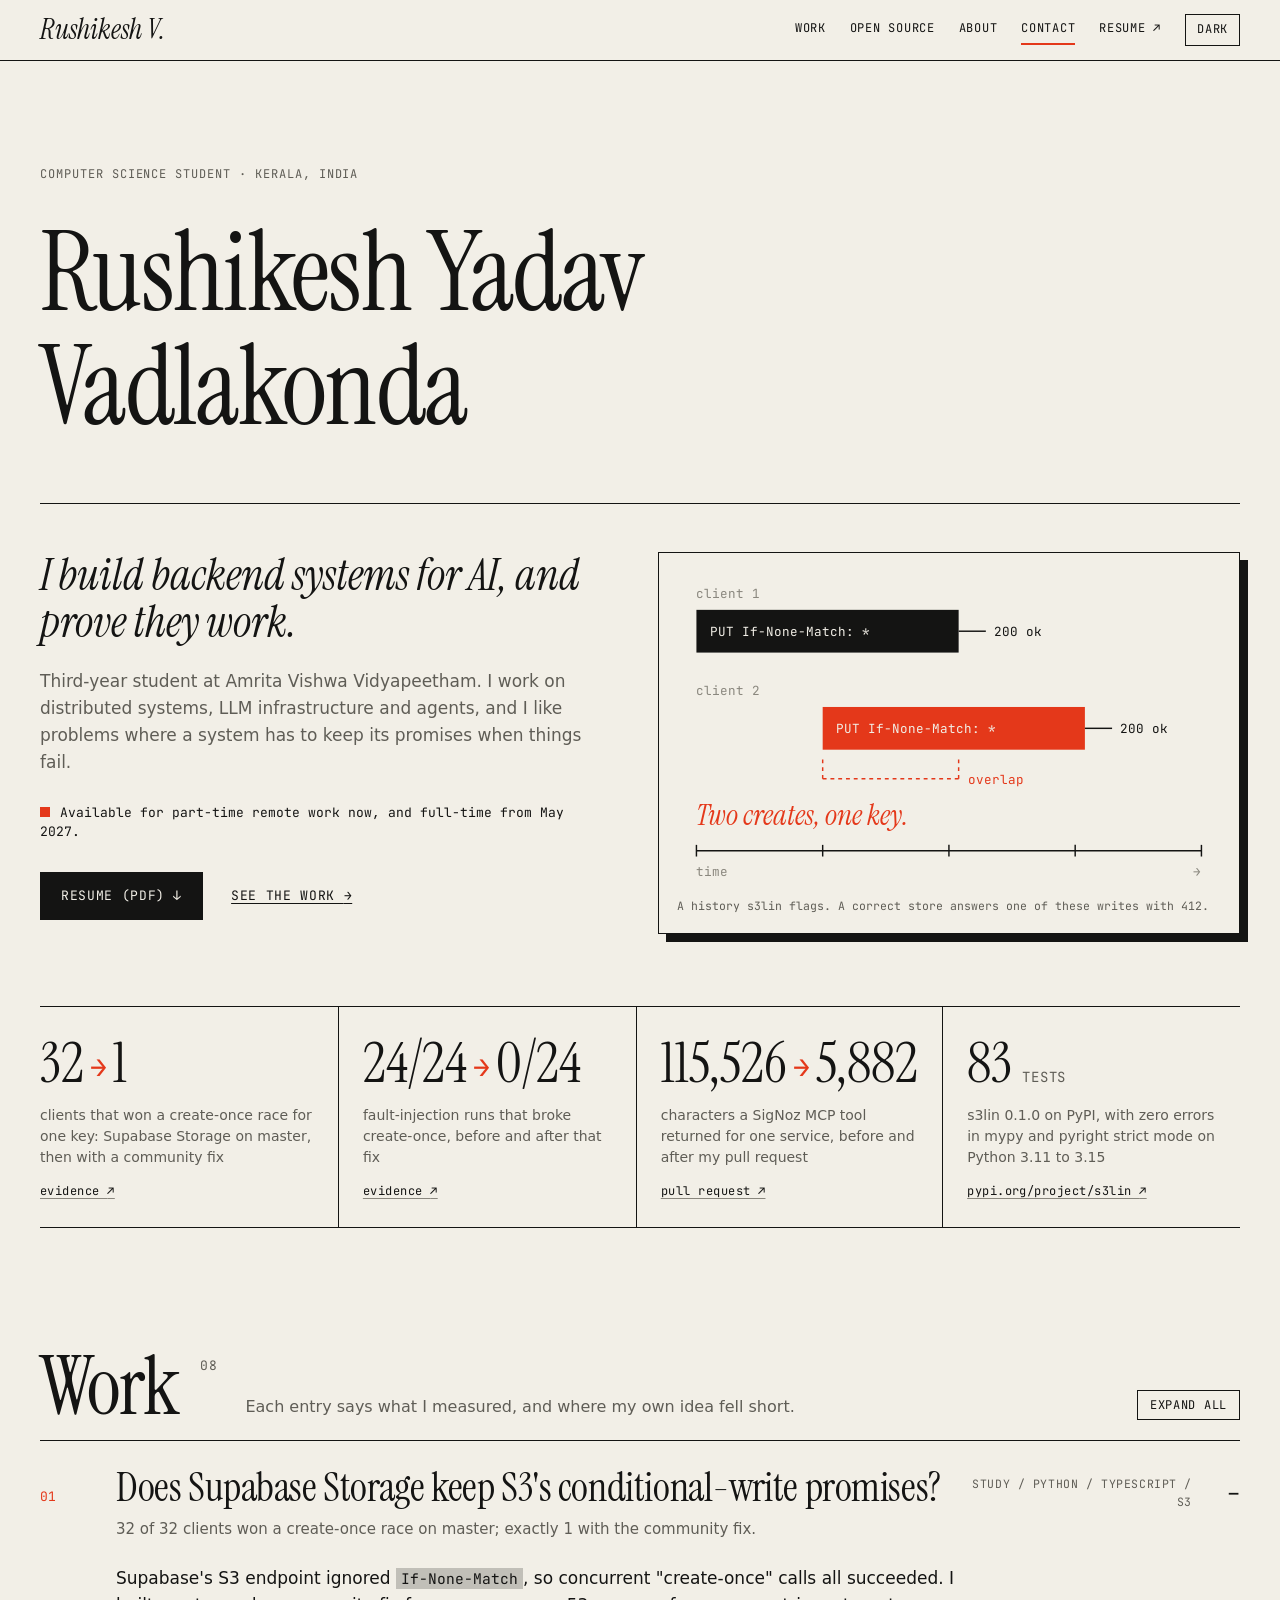
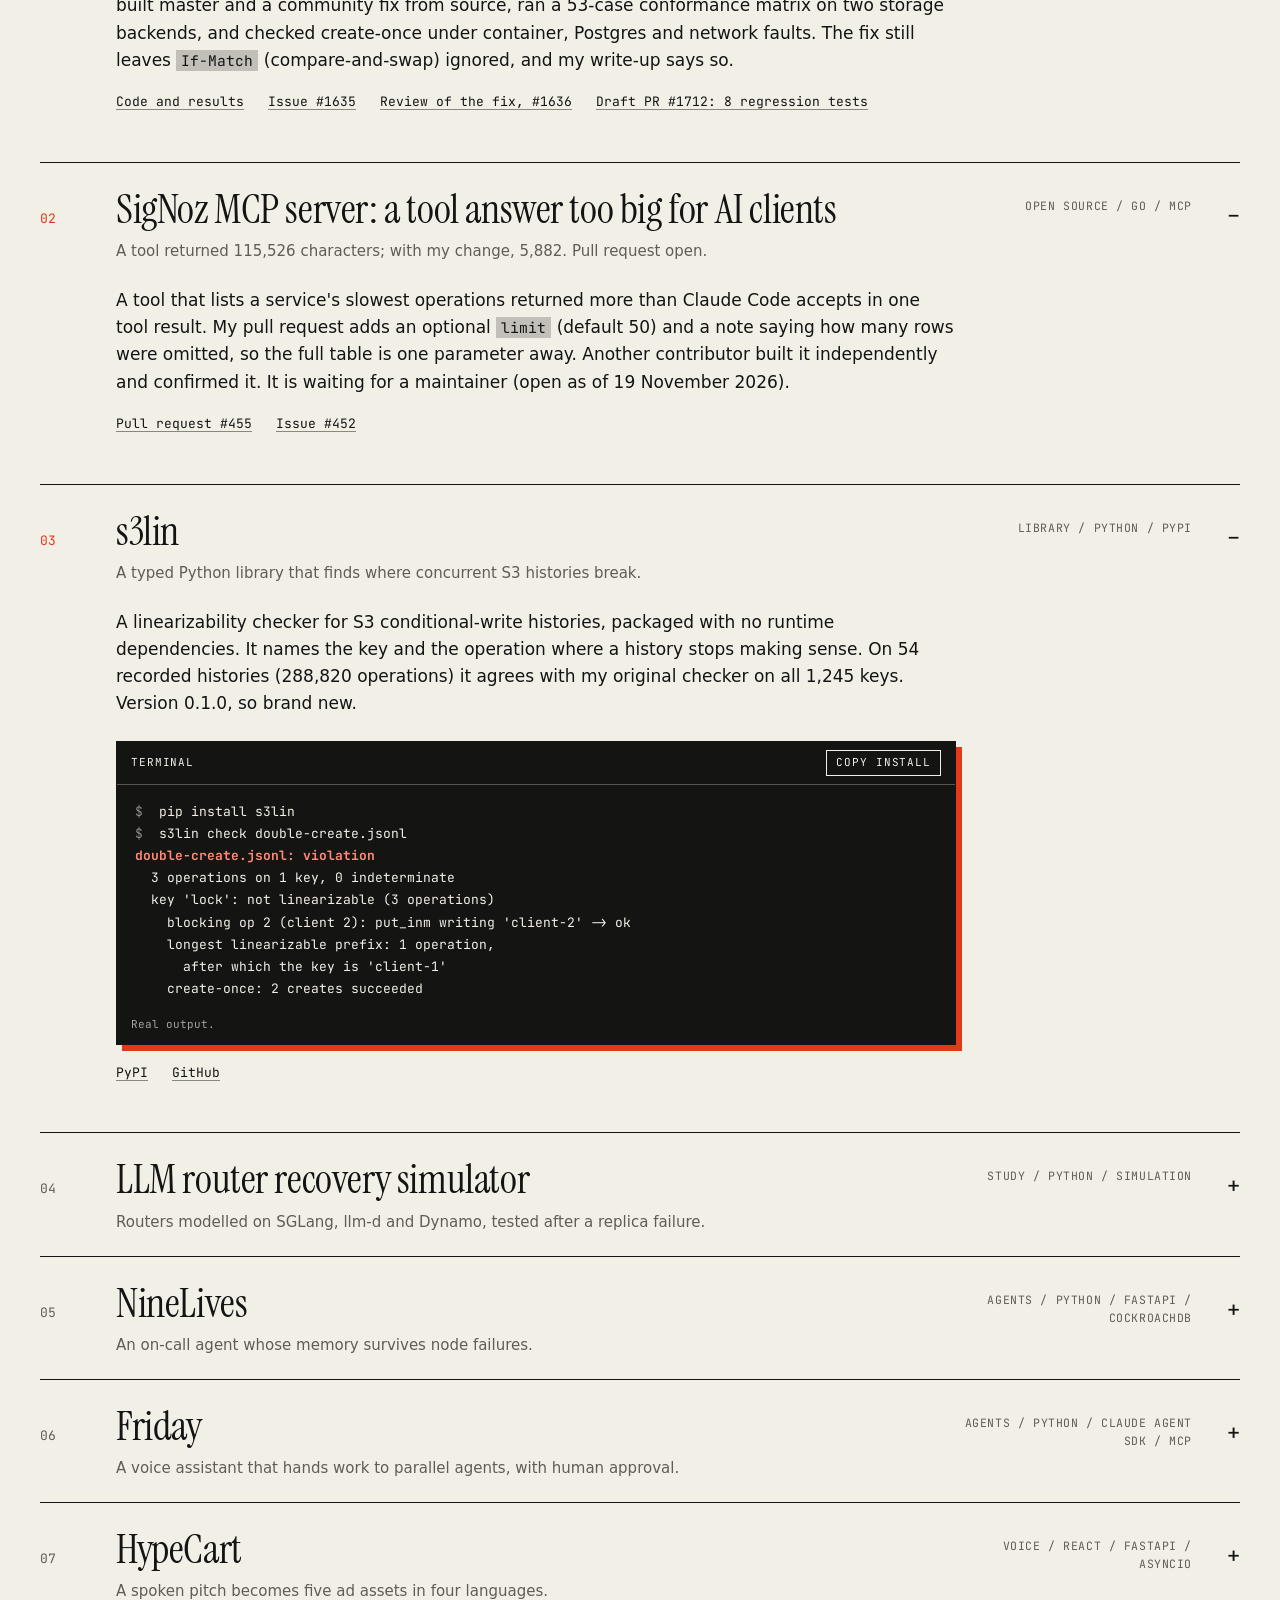
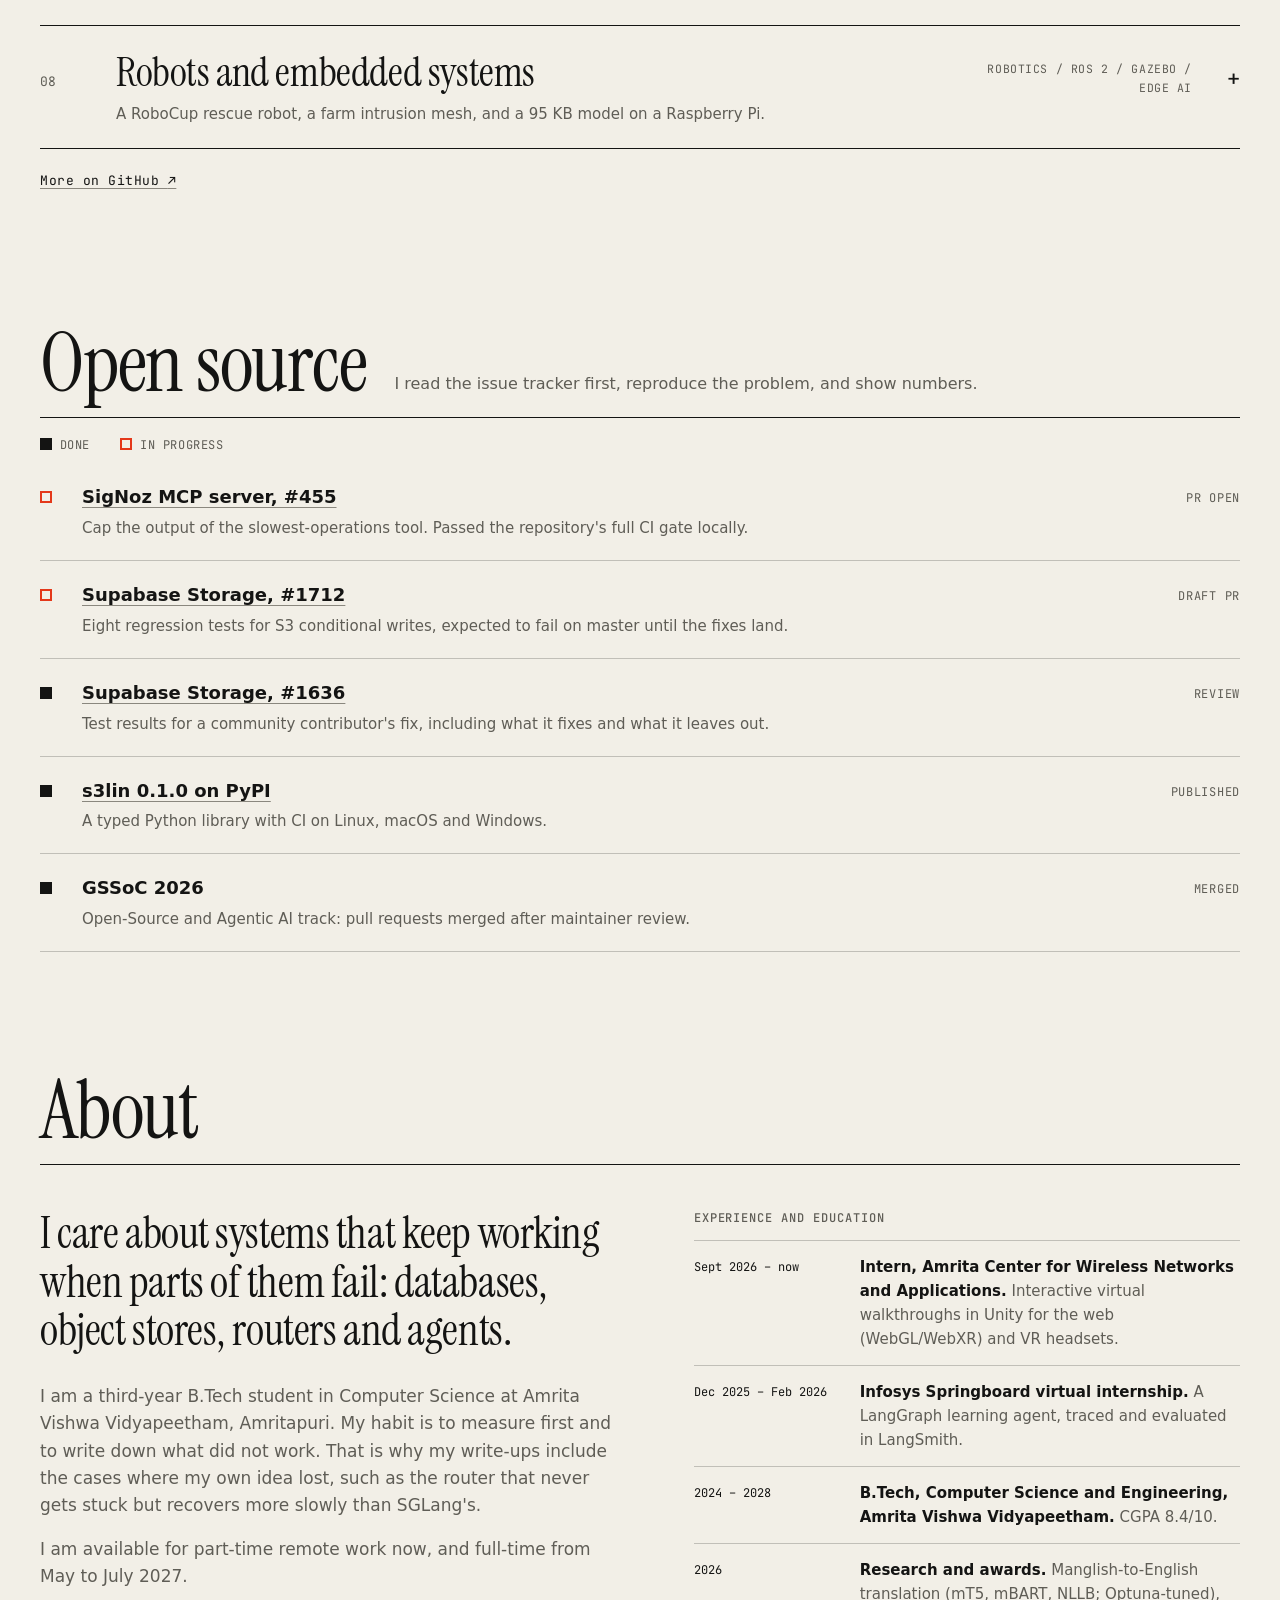
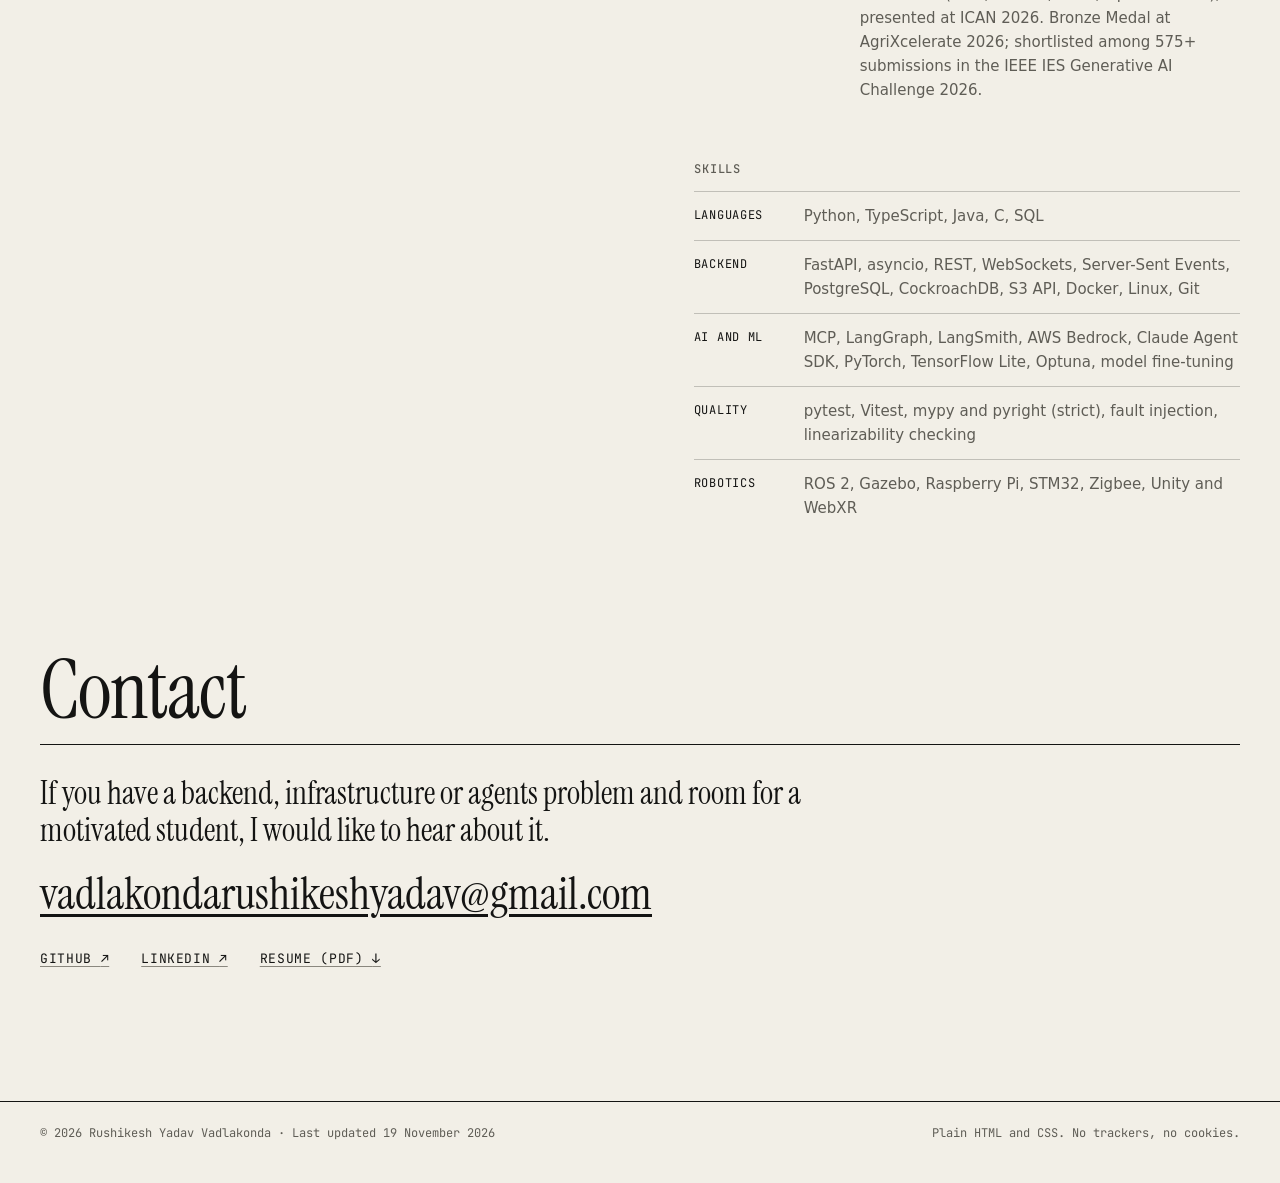
<file: index.html>
<!doctype html>
<html lang="en">
<head>
<meta charset="utf-8">
<meta name="viewport" content="width=device-width, initial-scale=1">
<title>Rushikesh Yadav Vadlakonda | Backend, distributed systems and AI agents</title>
<meta name="description" content="Third-year CS student in India. I build backend systems for AI and prove they work: a Supabase Storage conformance study, a SigNoz MCP fix, the s3lin library on PyPI, and an LLM router simulator.">
<meta name="author" content="Rushikesh Yadav Vadlakonda">
<meta name="color-scheme" content="light dark">
<link rel="canonical" href="https://rushikesh116.github.io/">
<link rel="icon" href="favicon.svg" type="image/svg+xml">
<link rel="preload" href="fonts/InstrumentSerif-Regular.woff2" as="font" type="font/woff2" crossorigin>
<meta property="og:type" content="website">
<meta property="og:title" content="Rushikesh Yadav Vadlakonda | Backend, distributed systems and AI agents">
<meta property="og:description" content="I build backend systems for AI and prove they work. Open-source work with Supabase and SigNoz, and the s3lin library on PyPI.">
<meta property="og:url" content="https://rushikesh116.github.io/">
<meta property="og:image" content="https://rushikesh116.github.io/og.png">
<meta name="twitter:card" content="summary_large_image">
<script>
  // Set the theme before first paint: saved choice, otherwise the system setting.
  (function () {
    try {
      var t = localStorage.getItem("theme");
      if (!t) t = window.matchMedia("(prefers-color-scheme: dark)").matches ? "dark" : "light";
      document.documentElement.setAttribute("data-theme", t);
    } catch (e) { document.documentElement.setAttribute("data-theme", "light"); }
  })();
</script>
<link rel="stylesheet" href="styles.css?v=20261119b">
<script type="application/ld+json">
{
  "@context": "https://schema.org",
  "@type": "Person",
  "name": "Rushikesh Yadav Vadlakonda",
  "url": "https://rushikesh116.github.io/",
  "jobTitle": "Computer science student and software engineer",
  "sameAs": [
    "https://github.com/Rushikesh116",
    "https://www.linkedin.com/in/rushikesh-yadav-vadlakonda"
  ]
}
</script>
</head>
<body>
<a class="skip" href="#main">Skip to content</a>

<header class="bar" id="top">
  <div class="wrap bar-inner">
    <a class="mark" href="#top" aria-label="Rushikesh Yadav Vadlakonda, home">Rushikesh V.</a>
    <nav aria-label="Main">
      <a href="#work">Work</a>
      <a href="#open-source">Open source</a>
      <a href="#about">About</a>
      <a href="#contact">Contact</a>
      <a href="assets/Rushikesh_Yadav_Vadlakonda_Resume.pdf">Resume <span class="arr" aria-hidden="true">&#8599;</span></a>
      <button class="theme" type="button" aria-label="Switch between light and dark theme">Dark</button>
    </nav>
  </div>
</header>

<main id="main">

<section class="hero wrap" aria-labelledby="hero-title">
  <p class="kicker">Computer science student &middot; Kerala, India</p>
  <h1 id="hero-title">Rushikesh Yadav<br>Vadlakonda</h1>

  <div class="hero-grid">
    <div class="hero-copy">
      <p class="tagline">I build backend systems for AI, and prove they work.</p>
      <p>Third-year student at Amrita Vishwa Vidyapeetham. I work on distributed systems, LLM infrastructure and agents, and I like problems where a system has to keep its promises when things fail.</p>
      <p class="avail"><span class="sq" aria-hidden="true"></span>Available for part-time remote work now, and full-time from May 2027.</p>
      <p class="actions">
        <a class="btn" href="assets/Rushikesh_Yadav_Vadlakonda_Resume.pdf">Resume (PDF) <span class="arr" aria-hidden="true">&#8595;</span></a>
        <a class="textlink" href="#work">See the work <span class="arr" aria-hidden="true">&rarr;</span></a>
      </p>
    </div>

    <figure class="figure">
      <svg viewBox="0 0 560 330" role="img" aria-labelledby="fig-t fig-d" class="timeline">
        <title id="fig-t">A history that s3lin flags</title>
        <desc id="fig-d">Two clients send a create-only write for the same key at overlapping times. Both receive a 200 success. A correct store would have answered one of them with 412, so the history is not linearizable.</desc>
        <g class="axis">
          <line x1="20" y1="288" x2="540" y2="288"/>
          <line x1="20" y1="282" x2="20" y2="294"/><line x1="150" y1="282" x2="150" y2="294"/><line x1="280" y1="282" x2="280" y2="294"/><line x1="410" y1="282" x2="410" y2="294"/><line x1="540" y1="282" x2="540" y2="294"/>
          <text x="20" y="314" class="t-mono t-faint">time</text>
          <text x="540" y="314" class="t-mono t-faint" text-anchor="end">&#8594;</text>
        </g>
        <text x="20" y="28" class="t-mono t-faint">client 1</text>
        <rect x="20" y="40" width="270" height="44" class="bar bar-ink b1"/>
        <text x="34" y="67" class="t-mono t-paper">PUT If-None-Match: *</text>
        <g class="res r1"><line x1="290" y1="62" x2="318" y2="62" class="leader"/><text x="326" y="67" class="t-mono t-ink">200 ok</text></g>

        <text x="20" y="128" class="t-mono t-faint">client 2</text>
        <rect x="150" y="140" width="270" height="44" class="bar bar-red b2"/>
        <text x="164" y="167" class="t-mono t-paper">PUT If-None-Match: *</text>
        <g class="res r2"><line x1="420" y1="162" x2="448" y2="162" class="leader"/><text x="456" y="167" class="t-mono t-ink">200 ok</text></g>

        <g class="flag">
          <line x1="150" y1="194" x2="150" y2="214" class="dash"/><line x1="290" y1="194" x2="290" y2="214" class="dash"/>
          <line x1="150" y1="214" x2="290" y2="214" class="dash"/>
          <text x="300" y="219" class="t-mono t-red">overlap</text>
          <text x="20" y="262" class="t-serif t-red">Two creates, one key.</text>
        </g>
      </svg>
      <figcaption>A history s3lin flags. A correct store answers one of these writes with 412.</figcaption>
    </figure>
  </div>
</section>

<section class="evidence wrap" aria-label="Results at a glance">
  <ul class="stats">
    <li>
      <p class="num">32<span class="arr">&rarr;</span>1</p>
      <p class="cap">clients that won a create-once race for one key: Supabase Storage on master, then with a community fix</p>
      <a href="https://github.com/Rushikesh116/supabase-storage-s3lin">evidence <span class="arr" aria-hidden="true">&#8599;</span></a>
    </li>
    <li>
      <p class="num">24/24<span class="arr">&rarr;</span>0/24</p>
      <p class="cap">fault-injection runs that broke create-once, before and after that fix</p>
      <a href="https://github.com/Rushikesh116/supabase-storage-s3lin">evidence <span class="arr" aria-hidden="true">&#8599;</span></a>
    </li>
    <li>
      <p class="num">115,526<span class="arr">&rarr;</span>5,882</p>
      <p class="cap">characters a SigNoz MCP tool returned for one service, before and after my pull request</p>
      <a href="https://github.com/SigNoz/signoz-mcp-server/pull/455">pull request <span class="arr" aria-hidden="true">&#8599;</span></a>
    </li>
    <li>
      <p class="num">83<span class="unit">tests</span></p>
      <p class="cap">s3lin 0.1.0 on PyPI, with zero errors in mypy and pyright strict mode on Python 3.11 to 3.15</p>
      <a href="https://pypi.org/project/s3lin/">pypi.org/project/s3lin <span class="arr" aria-hidden="true">&#8599;</span></a>
    </li>
  </ul>
</section>

<section id="work" class="section wrap" aria-labelledby="work-title">
  <div class="head">
    <h2 id="work-title">Work <sup>08</sup></h2>
    <p class="head-note">Each entry says what I measured, and where my own idea fell short.</p>
    <button class="expand" type="button" data-state="open-some">Expand all</button>
  </div>

  <ol class="index">

    <li>
      <details open>
        <summary>
          <span class="n">01</span>
          <span class="t">Does Supabase Storage keep S3's conditional-write promises?</span>
          <span class="s">32 of 32 clients won a create-once race on master; exactly 1 with the community fix.</span>
          <span class="k">Study / Python / TypeScript / S3</span>
        </summary>
        <div class="body">
          <p>Supabase's S3 endpoint ignored <code>If-None-Match</code>, so concurrent "create-once" calls all succeeded. I built master and a community fix from source, ran a 53-case conformance matrix on two storage backends, and checked create-once under container, Postgres and network faults. The fix still leaves <code>If-Match</code> (compare-and-swap) ignored, and my write-up says so.</p>
          <p class="links">
            <a href="https://github.com/Rushikesh116/supabase-storage-s3lin">Code and results</a>
            <a href="https://github.com/supabase/storage/issues/1635">Issue #1635</a>
            <a href="https://github.com/supabase/storage/pull/1636#issuecomment-6958510622">Review of the fix, #1636</a>
            <a href="https://github.com/supabase/storage/pull/1712">Draft PR #1712: 8 regression tests</a>
          </p>
        </div>
      </details>
    </li>

    <li>
      <details open>
        <summary>
          <span class="n">02</span>
          <span class="t">SigNoz MCP server: a tool answer too big for AI clients</span>
          <span class="s">A tool returned 115,526 characters; with my change, 5,882. Pull request open.</span>
          <span class="k">Open source / Go / MCP</span>
        </summary>
        <div class="body">
          <p>A tool that lists a service's slowest operations returned more than Claude Code accepts in one tool result. My pull request adds an optional <code>limit</code> (default 50) and a note saying how many rows were omitted, so the full table is one parameter away. Another contributor built it independently and confirmed it. It is waiting for a maintainer (open as of 19 November 2026).</p>
          <p class="links">
            <a href="https://github.com/SigNoz/signoz-mcp-server/pull/455">Pull request #455</a>
            <a href="https://github.com/SigNoz/signoz-mcp-server/issues/452">Issue #452</a>
          </p>
        </div>
      </details>
    </li>

    <li>
      <details open>
        <summary>
          <span class="n">03</span>
          <span class="t">s3lin</span>
          <span class="s">A typed Python library that finds where concurrent S3 histories break.</span>
          <span class="k">Library / Python / PyPI</span>
        </summary>
        <div class="body">
          <p>A linearizability checker for S3 conditional-write histories, packaged with no runtime dependencies. It names the key and the operation where a history stops making sense. On 54 recorded histories (288,820 operations) it agrees with my original checker on all 1,245 keys. Version 0.1.0, so brand new.</p>
          <figure class="specimen" aria-label="Terminal showing the s3lin command line tool finding a bug in a recorded history">
            <div class="spec-bar"><span>terminal</span><button class="copy" type="button" data-copy="pip install s3lin">copy install</button></div>
<pre><code><span class="pr">$</span> pip install s3lin
<span class="pr">$</span> s3lin check double-create.jsonl
<span class="bad">double-create.jsonl: violation</span>
  3 operations on 1 key, 0 indeterminate
  key 'lock': not linearizable (3 operations)
    blocking op 2 (client 2): put_inm writing 'client-2' -&gt; ok
    longest linearizable prefix: 1 operation,
      after which the key is 'client-1'
    create-once: 2 creates succeeded</code></pre>
            <figcaption>Real output.</figcaption>
          </figure>
          <p class="links">
            <a href="https://pypi.org/project/s3lin/">PyPI</a>
            <a href="https://github.com/Rushikesh116/s3lin">GitHub</a>
          </p>
        </div>
      </details>
    </li>

    <li>
      <details>
        <summary>
          <span class="n">04</span>
          <span class="t">LLM router recovery simulator</span>
          <span class="s">Routers modelled on SGLang, llm-d and Dynamo, tested after a replica failure.</span>
          <span class="k">Study / Python / Simulation</span>
        </summary>
        <div class="body">
          <p>A trace-driven simulator of LLM request routing: 8 vLLM-like replicas, public Mooncake traces, 10 policies modelled on SGLang, llm-d, Dynamo and LMetric, 10 seeds. My recovery-aware router recovered from a 30-second replica failure in 9 of 9 held-out seeds on both traces; variants without its recompute budget drifted into a 13 to 19 s p99 state at 95% load, against 3.8 to 5.5 s with it. It is not faster than SGLang's policy at recovery (165 s vs 125 s median on one trace).</p>
          <p class="links"><span class="muted">Write-up on request. A simulation, not production.</span></p>
        </div>
      </details>
    </li>

    <li>
      <details>
        <summary>
          <span class="n">05</span>
          <span class="t">NineLives</span>
          <span class="s">An on-call agent whose memory survives node failures.</span>
          <span class="k">Agents / Python / FastAPI / CockroachDB</span>
        </summary>
        <div class="body">
          <p>Recalls similar past incidents by vector search (12 of 12 correct on benchmark cases) and runs only allowlisted fixes. Memory lives on a 3-node CockroachDB cluster, written in the same transaction as each fix, and it kept serving through live node kills (0.11 s and 6.85 s pauses). An ablation showed the memory is load-bearing.</p>
          <p class="links"><a href="https://github.com/Rushikesh116/Ninelives">GitHub</a></p>
        </div>
      </details>
    </li>

    <li>
      <details>
        <summary>
          <span class="n">06</span>
          <span class="t">Friday</span>
          <span class="s">A voice assistant that hands work to parallel agents, with human approval.</span>
          <span class="k">Agents / Python / Claude Agent SDK / MCP</span>
        </summary>
        <div class="body">
          <p>A macOS assistant where a conversation agent hands work to parallel task and research agents, with human approval before risky actions and cost tracked per agent. I traced 7 of 18 failed runs to two root causes, including runaway fan-out (293 subagents in one run), and capped it at 10 per request.</p>
          <p class="links"><a href="https://github.com/Rushikesh116/friday">GitHub</a></p>
        </div>
      </details>
    </li>

    <li>
      <details>
        <summary>
          <span class="n">07</span>
          <span class="t">HypeCart</span>
          <span class="s">A spoken pitch becomes five ad assets in four languages.</span>
          <span class="k">Voice / React / FastAPI / asyncio</span>
        </summary>
        <div class="body">
          <p>Turns a short spoken pitch into 5 ad assets in English, Malayalam, Hindi and Telugu. Four models run concurrently with fault isolation, and a fast path returns the first assets in under 3 seconds.</p>
          <p class="links"><a href="https://github.com/Rushikesh116/Codex-Nightline">GitHub</a></p>
        </div>
      </details>
    </li>

    <li>
      <details>
        <summary>
          <span class="n">08</span>
          <span class="t">Robots and embedded systems</span>
          <span class="s">A RoboCup rescue robot, a farm intrusion mesh, and a 95 KB model on a Raspberry Pi.</span>
          <span class="k">Robotics / ROS 2 / Gazebo / Edge AI</span>
        </summary>
        <div class="body">
          <p>RoboCup German Open 2026 rescue robot: ROS 2 and Gazebo modules and control interfaces for two robotic arms. Earlier: AgriShield, a solar-powered Zigbee-mesh farmland intrusion system (Bronze Medal, AgriXcelerate 2026), and a 95 KB TensorFlow Lite fault-detection model that runs in 3.75 ms on a Raspberry Pi 4.</p>
          <p class="links">
            <a href="https://github.com/Rushikesh116/Kinova-Jaco-Gen2-Interface">Kinova Jaco Gen2 interface</a>
            <a href="https://github.com/Rushikesh116/ar4-mk3-interface">AR4 MK3 interface</a>
          </p>
        </div>
      </details>
    </li>

  </ol>
  <p class="more"><a href="https://github.com/Rushikesh116?tab=repositories">More on GitHub <span class="arr" aria-hidden="true">&#8599;</span></a></p>
</section>

<section id="open-source" class="section wrap" aria-labelledby="oss-title">
  <div class="head">
    <h2 id="oss-title">Open source</h2>
    <p class="head-note">I read the issue tracker first, reproduce the problem, and show numbers.</p>
  </div>
  <p class="legend"><span class="sqs full" aria-hidden="true"></span> done &nbsp;&nbsp; <span class="sqs hollow" aria-hidden="true"></span> in progress</p>
  <ul class="oss">
    <li><span class="sqs hollow" aria-hidden="true"></span><div><a href="https://github.com/SigNoz/signoz-mcp-server/pull/455">SigNoz MCP server, #455</a><p>Cap the output of the slowest-operations tool. Passed the repository's full CI gate locally.</p></div><span class="st">PR open</span></li>
    <li><span class="sqs hollow" aria-hidden="true"></span><div><a href="https://github.com/supabase/storage/pull/1712">Supabase Storage, #1712</a><p>Eight regression tests for S3 conditional writes, expected to fail on master until the fixes land.</p></div><span class="st">Draft PR</span></li>
    <li><span class="sqs full" aria-hidden="true"></span><div><a href="https://github.com/supabase/storage/pull/1636#issuecomment-6958510622">Supabase Storage, #1636</a><p>Test results for a community contributor's fix, including what it fixes and what it leaves out.</p></div><span class="st">Review</span></li>
    <li><span class="sqs full" aria-hidden="true"></span><div><a href="https://pypi.org/project/s3lin/">s3lin 0.1.0 on PyPI</a><p>A typed Python library with CI on Linux, macOS and Windows.</p></div><span class="st">Published</span></li>
    <li><span class="sqs full" aria-hidden="true"></span><div><span class="strong">GSSoC 2026</span><p>Open-Source and Agentic AI track: pull requests merged after maintainer review.</p></div><span class="st">Merged</span></li>
  </ul>
</section>

<section id="about" class="section wrap" aria-labelledby="about-title">
  <div class="head"><h2 id="about-title">About</h2></div>
  <div class="about">
    <div class="about-copy">
      <p class="big">I care about systems that keep working when parts of them fail: databases, object stores, routers and agents.</p>
      <p>I am a third-year B.Tech student in Computer Science at Amrita Vishwa Vidyapeetham, Amritapuri. My habit is to measure first and to write down what did not work. That is why my write-ups include the cases where my own idea lost, such as the router that never gets stuck but recovers more slowly than SGLang's.</p>
      <p>I am available for part-time remote work now, and full-time from May to July 2027.</p>
    </div>
    <div class="about-facts">
      <h3>Experience and education</h3>
      <ul class="rows">
        <li><span class="when">Sept 2026 &ndash; now</span><div><strong>Intern, Amrita Center for Wireless Networks and Applications.</strong> Interactive virtual walkthroughs in Unity for the web (WebGL/WebXR) and VR headsets.</div></li>
        <li><span class="when">Dec 2025 &ndash; Feb 2026</span><div><strong>Infosys Springboard virtual internship.</strong> A LangGraph learning agent, traced and evaluated in LangSmith.</div></li>
        <li><span class="when">2024 &ndash; 2028</span><div><strong>B.Tech, Computer Science and Engineering, Amrita Vishwa Vidyapeetham.</strong> CGPA 8.4/10.</div></li>
        <li><span class="when">2026</span><div><strong>Research and awards.</strong> Manglish-to-English translation (mT5, mBART, NLLB; Optuna-tuned), presented at ICAN 2026. Bronze Medal at AgriXcelerate 2026; shortlisted among 575+ submissions in the IEEE IES Generative AI Challenge 2026.</div></li>
      </ul>

      <h3>Skills</h3>
      <dl class="skills">
        <dt>Languages</dt><dd>Python, TypeScript, Java, C, SQL</dd>
        <dt>Backend</dt><dd>FastAPI, asyncio, REST, WebSockets, Server-Sent Events, PostgreSQL, CockroachDB, S3 API, Docker, Linux, Git</dd>
        <dt>AI and ML</dt><dd>MCP, LangGraph, LangSmith, AWS Bedrock, Claude Agent SDK, PyTorch, TensorFlow Lite, Optuna, model fine-tuning</dd>
        <dt>Quality</dt><dd>pytest, Vitest, mypy and pyright (strict), fault injection, linearizability checking</dd>
        <dt>Robotics</dt><dd>ROS 2, Gazebo, Raspberry Pi, STM32, Zigbee, Unity and WebXR</dd>
      </dl>
    </div>
  </div>
</section>

<section id="contact" class="section wrap contact" aria-labelledby="contact-title">
  <div class="head"><h2 id="contact-title">Contact</h2></div>
  <p class="contact-lead">If you have a backend, infrastructure or agents problem and room for a motivated student, I would like to hear about it.</p>
  <p class="email"><a href="mailto:vadlakondarushikeshyadav@gmail.com">vadlakondarushikeshyadav@gmail.com</a></p>
  <p class="elsewhere">
    <a href="https://github.com/Rushikesh116">GitHub <span class="arr" aria-hidden="true">&#8599;</span></a>
    <a href="https://www.linkedin.com/in/rushikesh-yadav-vadlakonda">LinkedIn <span class="arr" aria-hidden="true">&#8599;</span></a>
    <a href="assets/Rushikesh_Yadav_Vadlakonda_Resume.pdf">Resume (PDF) <span class="arr" aria-hidden="true">&#8595;</span></a>
  </p>
</section>

</main>

<footer class="foot">
  <div class="wrap foot-inner">
    <p>&copy; 2026 Rushikesh Yadav Vadlakonda &middot; Last updated 19 November 2026</p>
    <p>Plain HTML and CSS. No trackers, no cookies.</p>
  </div>
</footer>

<script src="main.js?v=20261119b" defer></script>
</body>
</html>
</file>
<file: styles.css>
/* Rushikesh Yadav Vadlakonda: portfolio.
   Paper and ink, one accent, hard rules. No gradients, no blur, no glow. */

@font-face { font-family: "Instrument Serif"; src: url("fonts/InstrumentSerif-Regular.woff2") format("woff2"); font-weight: 400; font-style: normal; font-display: swap; }
@font-face { font-family: "Instrument Serif"; src: url("fonts/InstrumentSerif-Italic.woff2") format("woff2"); font-weight: 400; font-style: italic; font-display: swap; }
@font-face { font-family: "JetBrains Mono"; src: url("fonts/JetBrainsMono-Variable.woff2") format("woff2"); font-weight: 400 700; font-style: normal; font-display: swap; }

:root, [data-theme="light"] {
  --paper: #f2efe7;
  --ink: #141413;
  --mute: #5f5d56;
  --faint: #8a877e;
  --accent: #e4381a;
  --bad: #ff8a73;
  --hair: color-mix(in srgb, #141413 22%, transparent);
  color-scheme: light;
}
[data-theme="dark"] {
  --paper: #121211;
  --ink: #efece4;
  --mute: #a6a39b;
  --faint: #77746c;
  --accent: #ff6b4a;
  --bad: #c2260a;
  --hair: color-mix(in srgb, #efece4 22%, transparent);
  color-scheme: dark;
}

:root {
  --serif: "Instrument Serif", ui-serif, "Iowan Old Style", "Palatino Linotype", Georgia, serif;
  --mono: "JetBrains Mono", ui-monospace, SFMono-Regular, Menlo, Consolas, monospace;
  --sans: system-ui, -apple-system, "Segoe UI", Roboto, "Helvetica Neue", Arial, sans-serif;
}

* { box-sizing: border-box; }
html { scroll-behavior: smooth; scroll-padding-top: 76px; }
body {
  margin: 0;
  background: var(--paper);
  color: var(--ink);
  font-family: var(--sans);
  font-size: 17px;
  line-height: 1.6;
  -webkit-font-smoothing: antialiased;
  text-rendering: optimizeLegibility;
}
p { margin: 0 0 1em; }
h1, h2, h3 { margin: 0; font-weight: 400; }
ol, ul { list-style: none; margin: 0; padding: 0; }
svg { max-width: 100%; }

a { color: inherit; text-decoration: underline; text-decoration-color: var(--faint); text-decoration-thickness: 1px; text-underline-offset: .22em; }
a:hover { text-decoration-color: var(--accent); text-decoration-thickness: 2px; }
:focus-visible { outline: 3px solid var(--accent); outline-offset: 3px; }
code { font-family: var(--mono); font-size: .86em; background: var(--hair); padding: 1px 5px; }
.muted { color: var(--mute); }
.strong { font-weight: 700; }
.arr { font-family: var(--mono); }

.wrap { width: min(1200px, 100% - 48px); margin-inline: auto; }
.skip { position: absolute; left: -999px; top: 8px; background: var(--ink); color: var(--paper); padding: 8px 14px; z-index: 100; }
.skip:focus { left: 8px; }

/* top bar */
.bar { position: sticky; top: 0; z-index: 50; background: var(--paper); border-bottom: 1px solid var(--ink); }
.bar-inner { display: flex; align-items: center; justify-content: space-between; min-height: 60px; gap: 24px; }
.mark { font-family: var(--serif); font-style: italic; font-size: 28px; line-height: 1; text-decoration: none; }
.mark:hover { text-decoration: none; color: var(--accent); }
nav { display: flex; align-items: center; gap: 24px; font-family: var(--mono); font-size: 12px; letter-spacing: .06em; text-transform: uppercase; }
nav a { text-decoration: none; padding: 4px 0; border-bottom: 2px solid transparent; }
nav a:hover, nav a.active { border-bottom-color: var(--accent); }
.theme { font: inherit; letter-spacing: inherit; text-transform: inherit; background: transparent; color: var(--ink); border: 1px solid var(--ink); padding: 5px 11px; cursor: pointer; }
.theme:hover { background: var(--ink); color: var(--paper); }

/* hero */
.hero { padding: 104px 0 0; }
.kicker { font-family: var(--mono); font-size: 12px; letter-spacing: .08em; text-transform: uppercase; color: var(--mute); margin-bottom: 32px; }
h1 { font-family: var(--serif); font-size: clamp(46px, 8.6vw, 124px); line-height: 1.03; letter-spacing: -.015em; margin-bottom: 60px; }
.hero-grid { display: grid; grid-template-columns: 1fr 1.05fr; gap: 64px; align-items: start; border-top: 1px solid var(--ink); padding-top: 48px; }
.tagline { font-family: var(--serif); font-style: italic; font-size: clamp(30px, 3.4vw, 44px); line-height: 1.08; margin-bottom: 22px; }
.hero-copy p:not(.tagline):not(.avail):not(.actions) { max-width: 33em; color: var(--mute); }
.avail { font-family: var(--mono); font-size: 13px; line-height: 1.5; margin: 26px 0 0; }
.sq { display: inline-block; width: 10px; height: 10px; background: var(--accent); margin-right: 10px; }
.actions { display: flex; flex-wrap: wrap; align-items: center; gap: 18px 28px; margin: 30px 0 0; font-family: var(--mono); font-size: 13px; letter-spacing: .05em; text-transform: uppercase; }
.btn { display: inline-block; background: var(--ink); color: var(--paper); border: 1px solid var(--ink); padding: 13px 20px; text-decoration: none; }
.btn:hover { background: transparent; color: var(--ink); }
.textlink { text-decoration-color: var(--ink); }

/* the figure: a history s3lin flags */
.figure { margin: 0; border: 1px solid var(--ink); padding: 18px 18px 6px; box-shadow: 8px 8px 0 var(--ink); background: var(--paper); }
.timeline { display: block; width: 100%; height: auto; }
.timeline .t-mono { font-family: var(--mono); font-size: 13px; }
.timeline .t-serif { font-family: var(--serif); font-style: italic; font-size: 30px; }
.t-faint { fill: var(--faint); } .t-ink { fill: var(--ink); } .t-paper { fill: var(--paper); } .t-red { fill: var(--accent); }
.bar-ink { fill: var(--ink); } .bar-red { fill: var(--accent); }
.axis line { stroke: var(--ink); stroke-width: 1.5; }
.leader { stroke: var(--ink); stroke-width: 1.5; }
.dash { stroke: var(--accent); stroke-width: 1.5; stroke-dasharray: 4 4; }
.figure figcaption { font-family: var(--mono); font-size: 11.5px; color: var(--mute); padding: 6px 0 12px; line-height: 1.5; }
.b1, .b2 { transform-box: fill-box; transform-origin: left center; animation: grow .9s cubic-bezier(.2, .7, .2, 1) both; }
.b2 { animation-delay: .35s; }
.t-paper { animation: fade .4s ease both; animation-delay: .9s; }
.r1, .r2, .flag { animation: fade .5s ease both; }
.r1 { animation-delay: .9s; } .r2 { animation-delay: 1.25s; } .flag { animation-delay: 1.7s; }
@keyframes grow { from { transform: scaleX(0); } }
@keyframes fade { from { opacity: 0; } }

/* results strip */
.evidence { margin-top: 72px; }
.stats { display: grid; grid-template-columns: repeat(4, 1fr); border-top: 1px solid var(--ink); border-bottom: 1px solid var(--ink); }
.stats li { padding: 28px 24px 26px; border-left: 1px solid var(--ink); display: flex; flex-direction: column; }
.stats li:first-child { border-left: 0; padding-left: 0; }
.num { font-family: var(--serif); font-size: clamp(40px, 4.4vw, 62px); line-height: 1; margin: 0 0 14px; white-space: nowrap; }
.num .arr { font-size: .5em; margin: 0 .22em; vertical-align: .18em; color: var(--accent); }
.num .unit { font-family: var(--mono); font-size: 14px; letter-spacing: .06em; text-transform: uppercase; margin-left: 10px; color: var(--mute); }
.cap { font-size: 14px; line-height: 1.5; color: var(--mute); margin: 0 0 14px; flex: 1; }
.stats a { font-family: var(--mono); font-size: 12px; letter-spacing: .04em; }

/* section heads */
.section { padding: 120px 0 0; }
.head { display: grid; grid-template-columns: auto 1fr auto; align-items: end; gap: 12px 28px; border-bottom: 1px solid var(--ink); padding-bottom: 14px; }
h2 { font-family: var(--serif); font-size: clamp(48px, 6.4vw, 92px); line-height: .95; letter-spacing: -.015em; }
h2 sup { font-family: var(--mono); font-size: 13px; letter-spacing: .06em; color: var(--mute); margin-left: 8px; vertical-align: top; position: relative; top: .9em; }
.head-note { margin: 0; color: var(--mute); font-size: 16px; padding-bottom: 6px; }
.expand { font-family: var(--mono); font-size: 12px; letter-spacing: .06em; text-transform: uppercase; background: transparent; color: var(--ink); border: 1px solid var(--ink); padding: 6px 12px; cursor: pointer; margin-bottom: 6px; }
.expand:hover { background: var(--ink); color: var(--paper); }

/* work index */
.index li { border-bottom: 1px solid var(--ink); }
summary { display: grid; grid-template-columns: 56px 1fr auto 28px; grid-template-areas: "n t k x" "n s k x"; column-gap: 20px; align-items: baseline; padding: 24px 0 22px; cursor: pointer; list-style: none; }
summary::-webkit-details-marker { display: none; }
summary::after { content: "+"; grid-area: x; font-family: var(--mono); font-size: 22px; text-align: right; line-height: 1; }
details[open] summary::after { content: "\2013"; }
summary .n { grid-area: n; font-family: var(--mono); font-size: 13px; color: var(--mute); }
summary .t { grid-area: t; font-family: var(--serif); font-size: clamp(28px, 3.2vw, 42px); line-height: 1.08; letter-spacing: -.01em; text-underline-offset: .12em; }
summary .s { grid-area: s; color: var(--mute); font-size: 15px; margin-top: 8px; }
summary .k { grid-area: k; align-self: start; font-family: var(--mono); font-size: 11.5px; letter-spacing: .05em; text-transform: uppercase; color: var(--mute); text-align: right; max-width: 20em; padding-top: 10px; }
summary:hover .t { text-decoration: underline; text-decoration-color: var(--accent); text-decoration-thickness: 2px; }
summary:hover .n, details[open] summary .n { color: var(--accent); }
.body { padding: 2px 76px 36px 76px; max-width: 62rem; }
.body p { color: var(--ink); }
.links { display: flex; flex-wrap: wrap; gap: 8px 24px; font-family: var(--mono); font-size: 13px; margin-top: 18px; }
.more { margin-top: 22px; font-family: var(--mono); font-size: 13px; letter-spacing: .04em; }

/* terminal specimen */
.specimen { margin: 24px 0 8px; background: var(--ink); color: var(--paper); border: 1px solid var(--ink); box-shadow: 6px 6px 0 var(--accent); }
.spec-bar { display: flex; justify-content: space-between; align-items: center; padding: 8px 14px; border-bottom: 1px solid color-mix(in srgb, var(--paper) 30%, transparent); font-family: var(--mono); font-size: 11px; letter-spacing: .08em; text-transform: uppercase; }
.copy { font: inherit; letter-spacing: inherit; text-transform: inherit; background: transparent; color: inherit; border: 1px solid currentColor; padding: 3px 9px; cursor: pointer; }
.copy:hover { background: var(--paper); color: var(--ink); }
.specimen pre { margin: 0; padding: 16px 18px; overflow-x: auto; font-family: var(--mono); font-size: 13px; line-height: 1.7; }
.specimen code { background: none; padding: 0; font-size: inherit; }
.pr { opacity: .55; margin-right: 8px; }
.bad { color: var(--bad); font-weight: 700; }
.specimen figcaption { padding: 0 14px 10px; font-family: var(--mono); font-size: 11px; opacity: .65; }

/* open source */
.legend { font-family: var(--mono); font-size: 12px; letter-spacing: .05em; text-transform: uppercase; color: var(--mute); margin: 18px 0 8px; }
.sqs { display: inline-block; width: 12px; height: 12px; border: 2px solid var(--ink); vertical-align: -1px; }
.sqs.full { background: var(--ink); }
.sqs.hollow { border-color: var(--accent); }
.oss li { display: grid; grid-template-columns: 28px 1fr auto; gap: 14px; align-items: start; padding: 20px 0; border-bottom: 1px solid var(--hair); }
.oss .sqs { margin-top: 8px; }
.oss a, .oss .strong { font-size: 18px; font-weight: 600; }
.oss p { margin: 4px 0 0; color: var(--mute); font-size: 15px; }
.st { font-family: var(--mono); font-size: 12px; letter-spacing: .06em; text-transform: uppercase; color: var(--mute); padding-top: 6px; }

/* about */
.about { display: grid; grid-template-columns: 1.05fr 1fr; gap: 80px; margin-top: 44px; }
.about .big { font-family: var(--serif); font-size: clamp(30px, 3.4vw, 46px); line-height: 1.12; letter-spacing: -.01em; margin-bottom: 28px; }
.about-copy p:not(.big) { color: var(--mute); max-width: 34em; }
.about h3 { font-family: var(--mono); font-size: 12px; font-weight: 500; letter-spacing: .08em; text-transform: uppercase; color: var(--mute); margin: 0 0 12px; }
.about-facts h3:not(:first-child) { margin-top: 44px; }
.rows li { display: grid; grid-template-columns: 150px 1fr; gap: 16px; padding: 14px 0; border-top: 1px solid var(--hair); font-size: 15px; color: var(--mute); }
.rows strong { color: var(--ink); font-weight: 600; }
.when { font-family: var(--mono); font-size: 12px; color: var(--ink); padding-top: 3px; }
.skills { margin: 0; }
.skills { display: grid; grid-template-columns: 110px 1fr; }
.skills dt, .skills dd { border-top: 1px solid var(--hair); padding: 12px 0; margin: 0; font-size: 15px; }
.skills dt { font-family: var(--mono); font-size: 12px; letter-spacing: .06em; text-transform: uppercase; padding-top: 14px; }
.skills dd { color: var(--mute); }

/* contact */
.contact { padding-bottom: 8px; }
.contact-lead { font-family: var(--serif); font-size: clamp(24px, 2.5vw, 34px); line-height: 1.14; max-width: 24em; margin: 30px 0 22px; }
.email { font-family: var(--serif); font-size: clamp(20px, 3.5vw, 50px); line-height: 1.1; margin: 0 0 30px; overflow-wrap: anywhere; }
.email a { text-decoration-thickness: 3px; text-decoration-color: var(--ink); text-underline-offset: .12em; }
.email a:hover { color: var(--accent); text-decoration-color: var(--accent); }
.elsewhere { display: flex; flex-wrap: wrap; gap: 12px 32px; font-family: var(--mono); font-size: 13px; letter-spacing: .05em; text-transform: uppercase; }

/* footer */
.foot { margin-top: 110px; border-top: 1px solid var(--ink); padding: 22px 0 40px; font-family: var(--mono); font-size: 12px; color: var(--mute); }
.foot-inner { display: flex; flex-wrap: wrap; justify-content: space-between; gap: 6px 24px; }
.foot p { margin: 0; }

/* tablets and phones */
@media (max-width: 960px) {
  .hero-grid { grid-template-columns: 1fr; gap: 48px; }
  .stats { grid-template-columns: repeat(2, 1fr); }
  .stats li:nth-child(odd) { border-left: 0; padding-left: 0; }
  .stats li:nth-child(n+3) { border-top: 1px solid var(--ink); }
  .about { grid-template-columns: 1fr; gap: 48px; }
  .head { grid-template-columns: 1fr auto; }
  .head-note { grid-column: 1 / -1; order: 3; }
}
@media (max-width: 720px) {
  body { font-size: 16px; }
  .bar { position: static; }
  .bar-inner { flex-direction: column; align-items: flex-start; gap: 10px; padding: 14px 0; }
  nav { flex-wrap: wrap; gap: 8px 18px; }
  .hero { padding-top: 56px; }
  .kicker { margin-bottom: 24px; }
  h1 { margin-bottom: 40px; line-height: 1.05; }
  .section { padding-top: 84px; }
  .figure { box-shadow: 5px 5px 0 var(--ink); }
  summary { grid-template-columns: 34px 1fr 22px; grid-template-areas: "n t x" "n s x" "n k x"; column-gap: 12px; }
  summary .k { text-align: left; max-width: none; padding-top: 10px; }
  .body { padding: 2px 0 30px 46px; }
  .rows li { grid-template-columns: 1fr; gap: 2px; }
  .oss li { grid-template-columns: 24px 1fr; }
  .oss .st { grid-column: 2; padding-top: 0; }
  .skills { grid-template-columns: 1fr; }
  .skills dt { border-bottom: 0; padding-bottom: 0; }
  .skills dd { border-top: 0; padding-top: 4px; }
}
@media (max-width: 600px) {
  .stats { grid-template-columns: 1fr; }
  .stats li, .stats li:nth-child(odd) { border-left: 0; padding-left: 0; border-top: 1px solid var(--ink); }
  .stats li:first-child { border-top: 0; }
  .specimen pre { font-size: 12px; white-space: pre-wrap; overflow-wrap: anywhere; }
}

@media (prefers-reduced-motion: reduce) {
  html { scroll-behavior: auto; }
  .b1, .b2, .t-paper, .r1, .r2, .flag { animation: none; }
}
@media print {
  .bar, .theme, .expand, .copy { display: none; }
  body { background: #fff; color: #000; }
  .figure, .specimen { box-shadow: none; }
  details > .body { display: block; }
}
</file>
